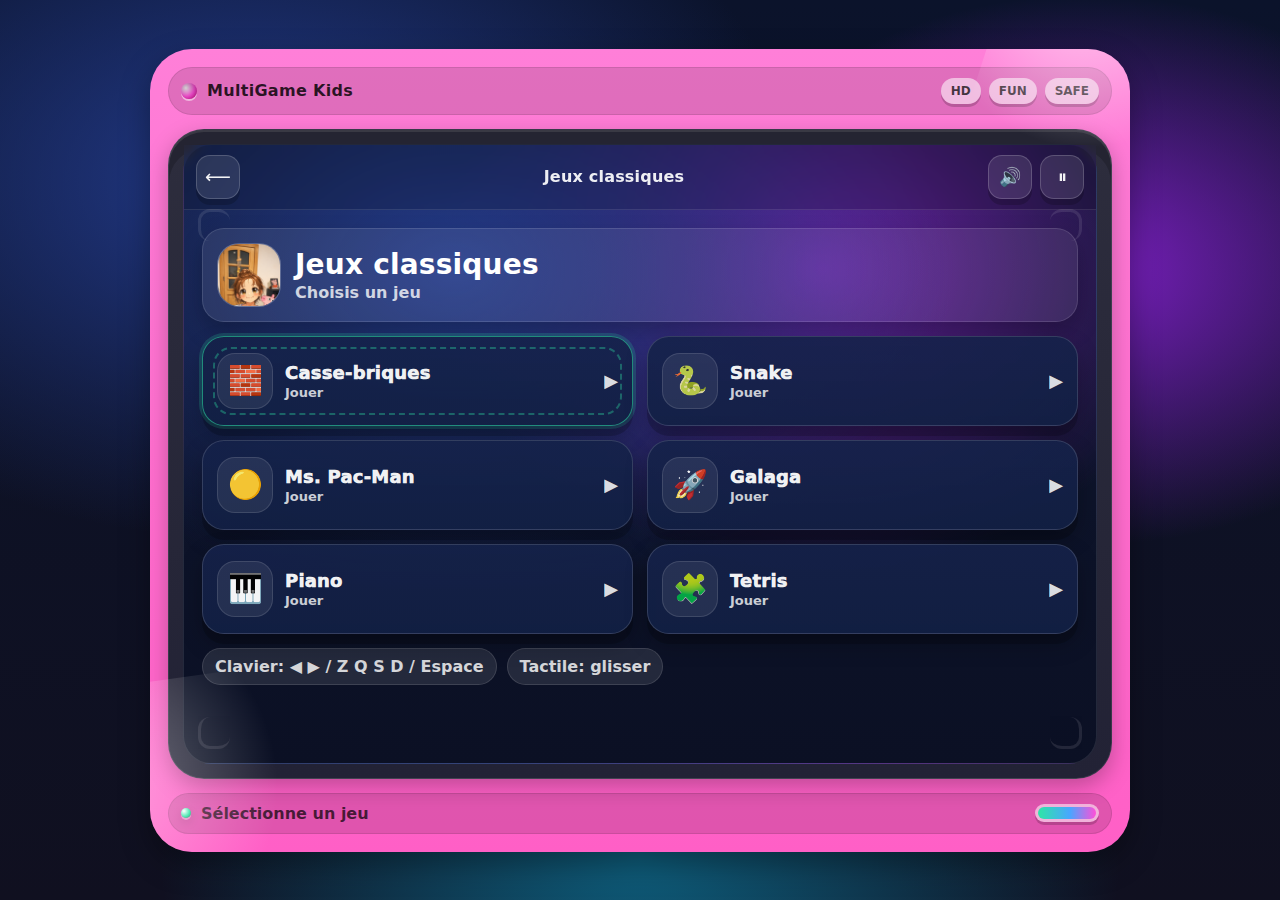
<file: index.html>
<!doctype html>
<html lang="fr">
<head>
  <meta charset="utf-8" />
  <meta name="viewport" content="width=device-width, initial-scale=1, viewport-fit=cover" />
  <meta name="theme-color" content="#1a1a2e" />
  <title>MultiGame Kids — Jeux classiques</title>
  <link rel="stylesheet" href="./styles.css" />
</head>

<body>
  <!-- Toy camera shell -->
  <div class="camera" id="camera">
    <header class="cameraTop" aria-label="Barre supérieure">
      <div class="brand">
        <span class="brandDot" aria-hidden="true"></span>
        <span class="brandText">MultiGame Kids</span>
      </div>

      <div class="topIcons" aria-hidden="true">
        <span class="pill">HD</span>
        <span class="pill">FUN</span>
        <span class="pill">SAFE</span>
      </div>
    </header>

    <!-- Screen bezel -->
    <main class="screenBezel" aria-label="Écran">
      <div class="screen" id="screen">
        <!-- Screen chrome -->
        <div class="screenBar">
          <button class="iconBtn" id="btnBack" type="button" aria-label="Retour au menu">
            ⟵
          </button>

          <div class="screenTitle" id="screenTitle">Jeux classiques</div>

          <div class="screenBarRight">
            <button class="iconBtn" id="btnSound" type="button" aria-label="Son">
              🔊
            </button>
            <button class="iconBtn" id="btnPause" type="button" aria-label="Pause">
              ⏸
            </button>
          </div>
        </div>

        <!-- Menu Screen -->
        <section class="panel panelMenu" id="menuPanel" aria-label="Menu principal">
          <div class="menuHero">
            <div class="bigBadge bigBadgePhoto">
              <img class="heroAvatar" src="./elissa.png" alt="Elissa" />
            </div>
            <div>
              <h1 class="h1">Jeux classiques</h1>
              <p class="sub">Choisis un jeu</p>
            </div>
          </div>

          <div class="menuGrid" role="menu" aria-label="Liste des jeux">
            <button class="menuCard isActive" id="btnGameBrick" type="button" role="menuitem">
              <div class="cardIcon" aria-hidden="true">🧱</div>
              <div class="cardText">
                <div class="cardTitle">Casse-briques</div>
                <div class="cardDesc">Jouer</div>
              </div>
              <div class="cardChevron" aria-hidden="true">▶</div>
            </button>

            <button class="menuCard" id="btnGameSnake" type="button" role="menuitem">
              <div class="cardIcon" aria-hidden="true">🐍</div>
              <div class="cardText">
                <div class="cardTitle">Snake</div>
                <div class="cardDesc">Jouer</div>
              </div>
              <div class="cardChevron" aria-hidden="true">▶</div>
            </button>

            <button class="menuCard" id="btnGamePacman" type="button" role="menuitem">
              <div class="cardIcon" aria-hidden="true">🟡</div>
              <div class="cardText">
                <div class="cardTitle">Ms. Pac‑Man</div>
                <div class="cardDesc">Jouer</div>
              </div>
              <div class="cardChevron" aria-hidden="true">▶</div>
            </button>

            <button class="menuCard" id="btnGameGalaga" type="button" role="menuitem">
              <div class="cardIcon" aria-hidden="true">🚀</div>
              <div class="cardText">
                <div class="cardTitle">Galaga</div>
                <div class="cardDesc">Jouer</div>
              </div>
              <div class="cardChevron" aria-hidden="true">▶</div>
            </button>

            <button class="menuCard" id="btnGamePiano" type="button" role="menuitem">
              <div class="cardIcon" aria-hidden="true">🎹</div>
              <div class="cardText">
                <div class="cardTitle">Piano</div>
                <div class="cardDesc">Jouer</div>
              </div>
              <div class="cardChevron" aria-hidden="true">▶</div>
            </button>

            <button class="menuCard" id="btnGameTetris" type="button" role="menuitem">
              <div class="cardIcon" aria-hidden="true">🧩</div>
              <div class="cardText">
                <div class="cardTitle">Tetris</div>
                <div class="cardDesc">Jouer</div>
              </div>
              <div class="cardChevron" aria-hidden="true">▶</div>
            </button>
          </div>

          <div class="menuFooter">
            <div class="hintPill">Clavier: ◀ ▶ / Z Q S D / Espace</div>
            <div class="hintPill">Tactile: glisser</div>
          </div>
        </section>

        <!-- Game Screen -->
        <section class="panel panelGame isHidden" id="gamePanel" aria-label="Jeu">
          <div class="hud" aria-label="Infos">
            <div class="hudItem"><span class="hudLabel">Niveau</span> <span id="hudLevel" class="hudValue">1</span></div>
            <div class="hudItem"><span class="hudLabel">Vies</span> <span id="hudLives" class="hudValue">3</span></div>
            <div class="hudItem"><span class="hudLabel">Score</span> <span id="hudScore" class="hudValue">0</span></div>
            <div class="hudItem"><span class="hudLabel">Combo</span> <span id="hudCombo" class="hudValue">x1</span></div>
          </div>

          <div class="canvasWrap">
            <canvas id="gameCanvas" width="900" height="540" aria-label="Zone de jeu"></canvas>
          </div>

          <div class="mobileControls" aria-label="Contrôles">
            <button class="bigBtn" id="btnLeft" type="button">◀</button>
            <button class="bigBtn" id="btnLaunch" type="button">GO</button>
            <button class="bigBtn" id="btnRight" type="button">▶</button>
          </div>
        </section>

        <!-- Overlay: Pause / End / Tips -->
        <div class="overlay isHidden" id="overlay" role="dialog" aria-modal="true" aria-label="Fenêtre">
          <div class="overlayCard">
            <div class="overlayTitle" id="overlayTitle">Pause</div>
            <div class="overlayText" id="overlayText">Appuie sur ▶ pour continuer</div>

            <div class="overlayButtons">
              <button class="ctaBtn" id="btnOverlayPrimary" type="button">Continuer</button>
              <button class="ghostBtn" id="btnOverlaySecondary" type="button">Menu</button>
            </div>

            <div class="overlayTiny" id="overlayTiny">Espace = lancer / Entrée = OK</div>
          </div>
        </div>

        <!-- Decorative screen corners -->
        <div class="screenCorners" aria-hidden="true">
          <span class="corner tl"></span>
          <span class="corner tr"></span>
          <span class="corner bl"></span>
          <span class="corner br"></span>
        </div>
      </div>
    </main>

    <footer class="cameraBottom" aria-label="Barre inférieure">
      <div class="bottomHint">
        <span class="dot" aria-hidden="true"></span>
        <span id="bottomText">Sélectionne un jeu</span>
      </div>
      <div class="bottomBattery" aria-hidden="true">
        <span class="battery"></span>
      </div>
    </footer>
  </div>

  <script src="./js/audio.js"></script>
  <script src="./js/brickbreaker.js"></script>
  <script src="./js/snake.js"></script>
  <script src="./js/pacman.js"></script>
  <script src="./js/galaga.js"></script>
  <script src="./js/piano.js"></script>
  <script src="./js/tetris.js"></script>
  <script src="./js/app.js"></script>
</body>
</html>
</file>
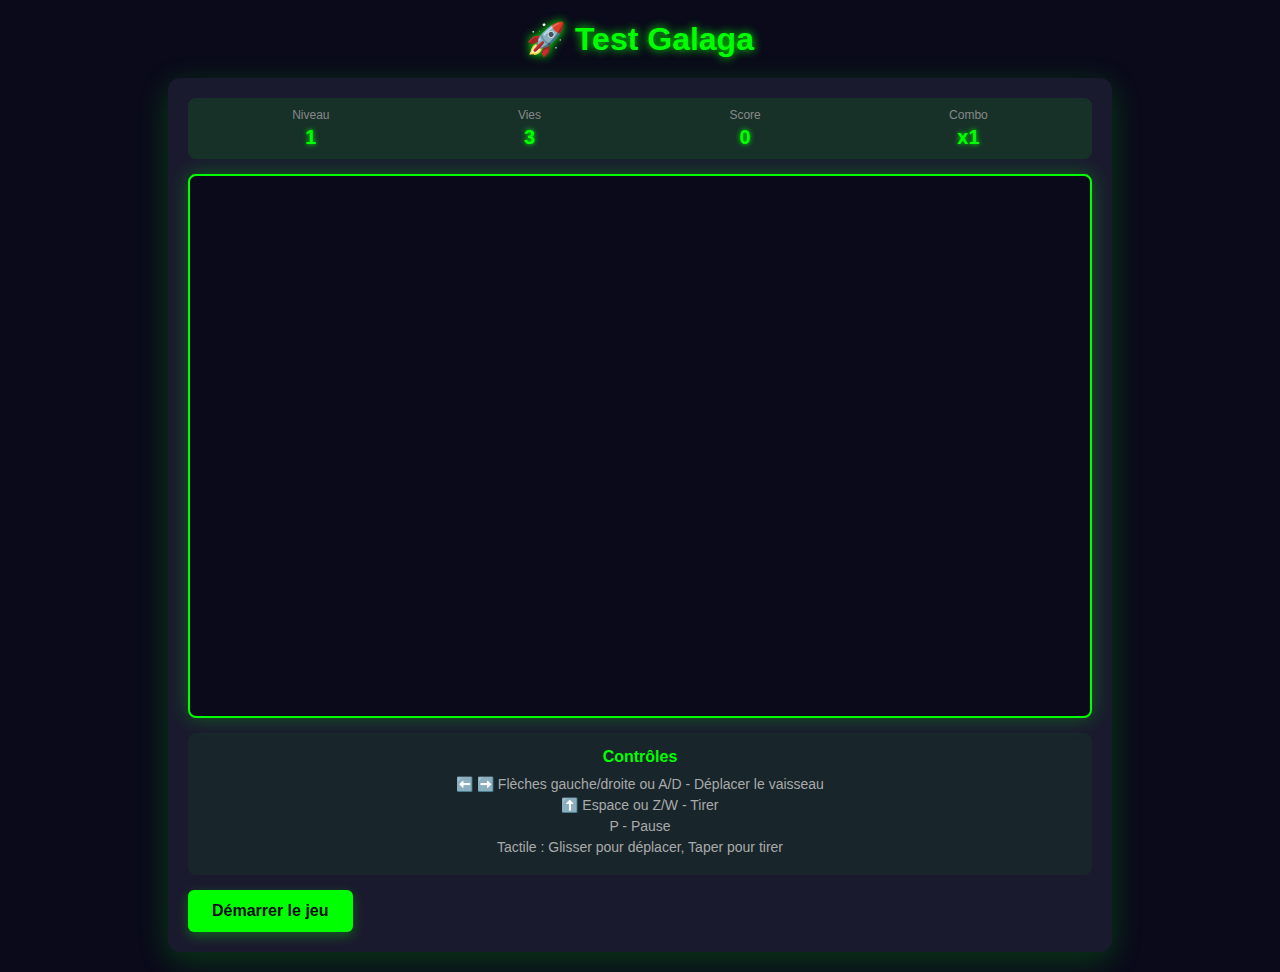
<file: test-galaga.html>
<!doctype html>
<html lang="fr">
<head>
  <meta charset="utf-8" />
  <meta name="viewport" content="width=device-width, initial-scale=1" />
  <title>Test Galaga</title>
  <style>
    * {
      margin: 0;
      padding: 0;
      box-sizing: border-box;
    }

    body {
      background: #0a0a1a;
      color: #fff;
      font-family: -apple-system, BlinkMacSystemFont, "Segoe UI", Roboto, sans-serif;
      display: flex;
      flex-direction: column;
      align-items: center;
      justify-content: center;
      min-height: 100vh;
      padding: 20px;
    }

    h1 {
      margin-bottom: 20px;
      color: #00ff00;
      text-shadow: 0 0 10px #00ff00;
    }

    .container {
      background: #1a1a2e;
      border-radius: 12px;
      padding: 20px;
      box-shadow: 0 8px 32px rgba(0, 255, 0, 0.2);
    }

    canvas {
      display: block;
      border: 2px solid #00ff00;
      border-radius: 8px;
      background: #0a0a1a;
      box-shadow: 0 0 20px rgba(0, 255, 0, 0.3);
    }

    .hud {
      display: flex;
      justify-content: space-around;
      margin-bottom: 15px;
      padding: 10px;
      background: rgba(0, 255, 0, 0.1);
      border-radius: 8px;
    }

    .hudItem {
      text-align: center;
    }

    .hudLabel {
      display: block;
      font-size: 12px;
      color: #888;
      margin-bottom: 4px;
    }

    .hudValue {
      display: block;
      font-size: 20px;
      font-weight: bold;
      color: #00ff00;
      text-shadow: 0 0 5px #00ff00;
    }

    .controls {
      margin-top: 15px;
      padding: 15px;
      background: rgba(0, 255, 0, 0.05);
      border-radius: 8px;
      text-align: center;
    }

    .controls h3 {
      margin-bottom: 10px;
      color: #00ff00;
      font-size: 16px;
    }

    .controls p {
      margin: 5px 0;
      color: #aaa;
      font-size: 14px;
    }

    .btn {
      margin-top: 15px;
      padding: 12px 24px;
      background: #00ff00;
      color: #0a0a1a;
      border: none;
      border-radius: 6px;
      font-size: 16px;
      font-weight: bold;
      cursor: pointer;
      transition: all 0.2s;
      box-shadow: 0 4px 12px rgba(0, 255, 0, 0.3);
    }

    .btn:hover {
      background: #00cc00;
      transform: translateY(-2px);
      box-shadow: 0 6px 16px rgba(0, 255, 0, 0.4);
    }

    .btn:active {
      transform: translateY(0);
    }

    .overlay {
      position: fixed;
      top: 0;
      left: 0;
      right: 0;
      bottom: 0;
      background: rgba(0, 0, 0, 0.8);
      display: none;
      align-items: center;
      justify-content: center;
      z-index: 1000;
    }

    .overlay.active {
      display: flex;
    }

    .overlayCard {
      background: #1a1a2e;
      padding: 30px;
      border-radius: 12px;
      text-align: center;
      border: 2px solid #00ff00;
      box-shadow: 0 0 30px rgba(0, 255, 0, 0.5);
      max-width: 400px;
    }

    .overlayTitle {
      font-size: 28px;
      margin-bottom: 15px;
      color: #00ff00;
      text-shadow: 0 0 10px #00ff00;
    }

    .overlayText {
      font-size: 18px;
      margin-bottom: 10px;
      color: #fff;
    }

    .overlayTiny {
      font-size: 14px;
      color: #888;
      margin-bottom: 20px;
    }

    .overlayButtons {
      display: flex;
      gap: 10px;
      justify-content: center;
    }

    .overlayButtons button {
      padding: 10px 20px;
      border: none;
      border-radius: 6px;
      font-size: 16px;
      font-weight: bold;
      cursor: pointer;
      transition: all 0.2s;
    }

    .overlayButtons button:first-child {
      background: #00ff00;
      color: #0a0a1a;
    }

    .overlayButtons button:last-child {
      background: transparent;
      color: #00ff00;
      border: 2px solid #00ff00;
    }

    .overlayButtons button:hover {
      transform: translateY(-2px);
    }
  </style>
</head>
<body>
  <h1>🚀 Test Galaga</h1>

  <div class="container">
    <div class="hud">
      <div class="hudItem">
        <span class="hudLabel">Niveau</span>
        <span id="hudLevel" class="hudValue">1</span>
      </div>
      <div class="hudItem">
        <span class="hudLabel">Vies</span>
        <span id="hudLives" class="hudValue">3</span>
      </div>
      <div class="hudItem">
        <span class="hudLabel">Score</span>
        <span id="hudScore" class="hudValue">0</span>
      </div>
      <div class="hudItem">
        <span class="hudLabel">Combo</span>
        <span id="hudCombo" class="hudValue">x1</span>
      </div>
    </div>

    <canvas id="gameCanvas" width="900" height="540"></canvas>

    <div class="controls">
      <h3>Contrôles</h3>
      <p>⬅️ ➡️ Flèches gauche/droite ou A/D - Déplacer le vaisseau</p>
      <p>⬆️ Espace ou Z/W - Tirer</p>
      <p>P - Pause</p>
      <p>Tactile : Glisser pour déplacer, Taper pour tirer</p>
    </div>

    <button class="btn" id="btnStart">Démarrer le jeu</button>
  </div>

  <div class="overlay" id="overlay">
    <div class="overlayCard">
      <div class="overlayTitle" id="overlayTitle">Prêt ?</div>
      <div class="overlayText" id="overlayText">Détruis tous les aliens !</div>
      <div class="overlayTiny" id="overlayTiny">Espace = tirer — P = pause</div>
      <div class="overlayButtons">
        <button id="btnOverlayPrimary">GO !</button>
        <button id="btnOverlaySecondary">Annuler</button>
      </div>
    </div>
  </div>

  <script src="./js/audio.js"></script>
  <script src="./js/galaga.js"></script>
  <script>
    const canvas = document.getElementById("gameCanvas");
    const overlay = document.getElementById("overlay");
    const btnStart = document.getElementById("btnStart");

    const hud = {
      level: document.getElementById("hudLevel"),
      lives: document.getElementById("hudLives"),
      score: document.getElementById("hudScore"),
      combo: document.getElementById("hudCombo"),
    };

    const overlayEls = {
      title: document.getElementById("overlayTitle"),
      text: document.getElementById("overlayText"),
      tiny: document.getElementById("overlayTiny"),
      primary: document.getElementById("btnOverlayPrimary"),
      secondary: document.getElementById("btnOverlaySecondary"),
    };

    let overlayHandlers = { primary: null, secondary: null };

    function showOverlay({ title, text, tiny, primaryText, secondaryText, onPrimary, onSecondary }) {
      overlayEls.title.textContent = title || "";
      overlayEls.text.textContent = text || "";
      overlayEls.tiny.textContent = tiny || "";
      overlayEls.primary.textContent = primaryText || "OK";
      overlayEls.secondary.textContent = secondaryText || "Annuler";
      overlayHandlers.primary = onPrimary || null;
      overlayHandlers.secondary = onSecondary || null;
      overlay.classList.add("active");
    }

    function hideOverlay() {
      overlay.classList.remove("active");
      overlayHandlers.primary = null;
      overlayHandlers.secondary = null;
    }

    overlayEls.primary.addEventListener("click", () => {
      if (overlayHandlers.primary) overlayHandlers.primary();
    });

    overlayEls.secondary.addEventListener("click", () => {
      if (overlayHandlers.secondary) overlayHandlers.secondary();
    });

    // Initialize game
    const game = new GalagaGame({
      canvas,
      hud,
      onShowOverlay: showOverlay,
      onHideOverlay: hideOverlay,
      onBackToMenu: () => {
        hideOverlay();
        btnStart.style.display = "block";
      },
      isActive: () => true,
    });

    game.start();

    btnStart.addEventListener("click", async () => {
      btnStart.style.display = "none";

      // Unlock audio
      if (window.AudioKit) await window.AudioKit.unlock();
      if (window.MusicKit) await window.MusicKit.play("procedural:galaga");

      game.resetGame();
      showOverlay({
        title: "Prêt ?",
        text: "Détruis tous les aliens !",
        tiny: "Flèches / ZQSD — Espace = tirer — P = pause",
        primaryText: "GO !",
        secondaryText: "Annuler",
        onPrimary: () => {
          hideOverlay();
          game.launch();
        },
        onSecondary: () => {
          hideOverlay();
          btnStart.style.display = "block";
          if (window.MusicKit) window.MusicKit.pause();
        },
      });
    });

    // Pause with P key
    window.addEventListener("keydown", (e) => {
      if (e.key.toLowerCase() === "p") {
        if (game.isPaused()) {
          hideOverlay();
          game.pause(false);
        } else {
          game.pause(true);
          showOverlay({
            title: "Pause",
            text: "On fait une pause 🙂",
            tiny: "Appuie sur Continuer",
            primaryText: "Continuer",
            secondaryText: "Quitter",
            onPrimary: () => {
              hideOverlay();
              game.pause(false);
            },
            onSecondary: () => {
              hideOverlay();
              btnStart.style.display = "block";
              if (window.MusicKit) window.MusicKit.pause();
            },
          });
        }
      }
    });
  </script>
</body>
</html>
</file>
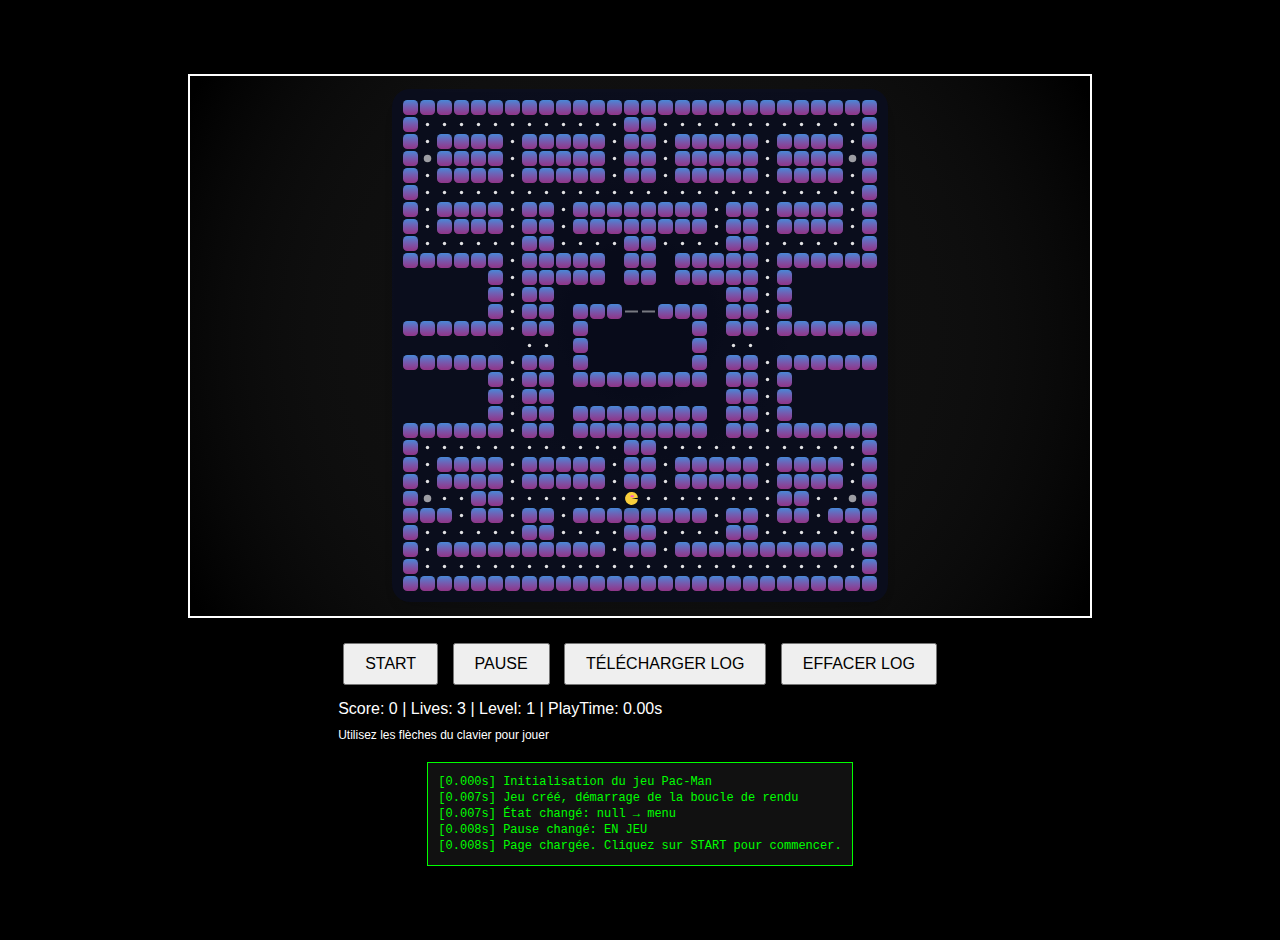
<file: test-pacman-debug.html>
<!DOCTYPE html>
<html lang="fr">
<head>
    <meta charset="UTF-8">
    <meta name="viewport" content="width=device-width, initial-scale=1.0">
    <title>Test Pac-Man - Debug</title>
    <style>
        body {
            margin: 0;
            padding: 20px;
            background: #000;
            display: flex;
            flex-direction: column;
            align-items: center;
            justify-content: center;
            min-height: 100vh;
            font-family: Arial, sans-serif;
        }
        canvas {
            border: 2px solid #fff;
            display: block;
        }
        .controls {
            margin-top: 20px;
            color: #fff;
        }
        button {
            padding: 10px 20px;
            font-size: 16px;
            margin: 5px;
            cursor: pointer;
        }
        #debugInfo {
            margin-top: 20px;
            color: #0f0;
            font-family: monospace;
            font-size: 12px;
            background: #111;
            padding: 10px;
            border: 1px solid #0f0;
            max-width: 900px;
            max-height: 200px;
            overflow-y: auto;
        }
        .log-entry {
            margin: 2px 0;
        }
        .log-error {
            color: #f00;
        }
        .log-warning {
            color: #ff0;
        }
    </style>
</head>
<body>
    <canvas id="gameCanvas" width="900" height="540"></canvas>
    <div class="controls">
        <button id="btnStart">START</button>
        <button id="btnPause">PAUSE</button>
        <button id="btnDownloadLog">TÉLÉCHARGER LOG</button>
        <button id="btnClearLog">EFFACER LOG</button>
        <div style="margin-top: 10px;">
            Score: <span id="score">0</span> | 
            Lives: <span id="lives">3</span> | 
            Level: <span id="level">1</span> |
            PlayTime: <span id="playTime">0.00</span>s
        </div>
        <div style="margin-top: 10px; font-size: 12px;">
            Utilisez les flèches du clavier pour jouer
        </div>
    </div>
    <div id="debugInfo"></div>

    <script src="js/pacman.js"></script>
    <script>
        const canvas = document.getElementById('gameCanvas');
        const btnStart = document.getElementById('btnStart');
        const btnPause = document.getElementById('btnPause');
        const btnDownloadLog = document.getElementById('btnDownloadLog');
        const btnClearLog = document.getElementById('btnClearLog');
        const debugInfo = document.getElementById('debugInfo');
        
        const hud = {
            score: document.getElementById('score'),
            lives: document.getElementById('lives'),
            level: document.getElementById('level'),
            combo: null
        };

        // Système de logging
        const logs = [];
        const maxDisplayLogs = 50;
        let logStartTime = Date.now();

        function addLog(message, type = 'info') {
            const timestamp = ((Date.now() - logStartTime) / 1000).toFixed(3);
            const logEntry = `[${timestamp}s] ${message}`;
            logs.push(logEntry);
            
            // Afficher dans le div (limité aux derniers logs)
            const displayLogs = logs.slice(-maxDisplayLogs);
            debugInfo.innerHTML = displayLogs.map(log => {
                let className = 'log-entry';
                if (log.includes('ERROR') || log.includes('died')) className += ' log-error';
                if (log.includes('WARNING') || log.includes('paused')) className += ' log-warning';
                return `<div class="${className}">${log}</div>`;
            }).join('');
            debugInfo.scrollTop = debugInfo.scrollHeight;
        }

        function downloadLog() {
            const logText = logs.join('\n');
            const blob = new Blob([logText], { type: 'text/plain' });
            const url = URL.createObjectURL(blob);
            const a = document.createElement('a');
            a.href = url;
            a.download = `pacman-debug-${Date.now()}.txt`;
            a.click();
            URL.revokeObjectURL(url);
            addLog('Log téléchargé');
        }

        function clearLog() {
            logs.length = 0;
            debugInfo.innerHTML = '';
            logStartTime = Date.now();
            addLog('Log effacé - nouveau départ');
        }

        btnDownloadLog.addEventListener('click', downloadLog);
        btnClearLog.addEventListener('click', clearLog);

        // Wrapper pour capturer l'état du jeu
        let lastState = null;
        let lastPaused = null;
        let lastPlayTime = 0;
        let updateCount = 0;
        let renderCount = 0;
        let frameCount = 0;
        let lastFpsTime = Date.now();
        let currentFps = 0;

        function monitorGame() {
            if (!pacmanGame) return;

            frameCount++;
            const now = Date.now();
            if (now - lastFpsTime >= 1000) {
                currentFps = frameCount;
                frameCount = 0;
                lastFpsTime = now;
            }

            const state = pacmanGame.state;
            const paused = pacmanGame.paused;
            const playTime = pacmanGame.playTime || 0;

            // Mettre à jour l'affichage du playTime
            document.getElementById('playTime').textContent = playTime.toFixed(2);

            // Détecter les changements d'état
            if (state !== lastState) {
                addLog(`État changé: ${lastState} → ${state}`);
                lastState = state;
            }

            if (paused !== lastPaused) {
                addLog(`Pause changé: ${paused ? 'EN PAUSE' : 'EN JEU'}`, paused ? 'warning' : 'info');
                lastPaused = paused;
            }

            // Log périodique (toutes les 2 secondes)
            if (Math.floor(playTime / 2) > Math.floor(lastPlayTime / 2)) {
                const pac = pacmanGame.pac;
                const ghosts = pacmanGame.ghosts;
                const ghostStates = ghosts.map(g => `${g.name}:${g.state}`).join(', ');
                addLog(`PlayTime=${playTime.toFixed(2)}s | Pac pos=(${pac.x},${pac.y}) dir=${pac.dir.name} | Ghosts: ${ghostStates} | FPS=${currentFps}`);
            }

            lastPlayTime = playTime;

            requestAnimationFrame(monitorGame);
        }

        // Créer le jeu avec logging
        addLog('Initialisation du jeu Pac-Man');
        
        let pacmanGame = new window.PacmanGame({
            canvas: canvas,
            hud: hud,
            onShowOverlay: (opts) => {
                addLog(`Overlay affiché: "${opts.title}"`, 'warning');
            },
            onHideOverlay: () => {
                addLog('Overlay caché');
            },
            onBackToMenu: () => {
                addLog('Retour au menu');
            },
            isActive: () => {
                return true;  // Toujours actif pour le test
            }
        });

        addLog('Jeu créé, démarrage de la boucle de rendu');
        pacmanGame.start();
        
        // Démarrer le monitoring
        monitorGame();
        
        btnStart.addEventListener('click', () => {
            addLog('Bouton START cliqué');
            pacmanGame.resetGame();
            addLog('resetGame() appelé');
            pacmanGame.launch();
            addLog('launch() appelé');
            
            // Log l'état initial de Pac-Man
            const pac = pacmanGame.pac;
            addLog(`Pac-Man initial: pos=(${pac.x},${pac.y}), dir=${pac.dir.name}, want=${pac.want.name}`);
            
            // Log l'état des fantômes
            pacmanGame.ghosts.forEach(g => {
                addLog(`${g.name}: pos=(${g.x},${g.y}), state=${g.state}, releasePellets=${g.releasePellets}, releaseSeconds=${g.releaseSeconds}`);
            });
        });

        btnPause.addEventListener('click', () => {
            if (pacmanGame.isPaused()) {
                pacmanGame.pause(false);
                btnPause.textContent = 'PAUSE';
                addLog('Jeu repris');
            } else {
                pacmanGame.pause(true);
                btnPause.textContent = 'RESUME';
                addLog('Jeu mis en pause manuellement');
            }
        });

        addLog('Page chargée. Cliquez sur START pour commencer.');
    </script>
</body>
</html>
</file>
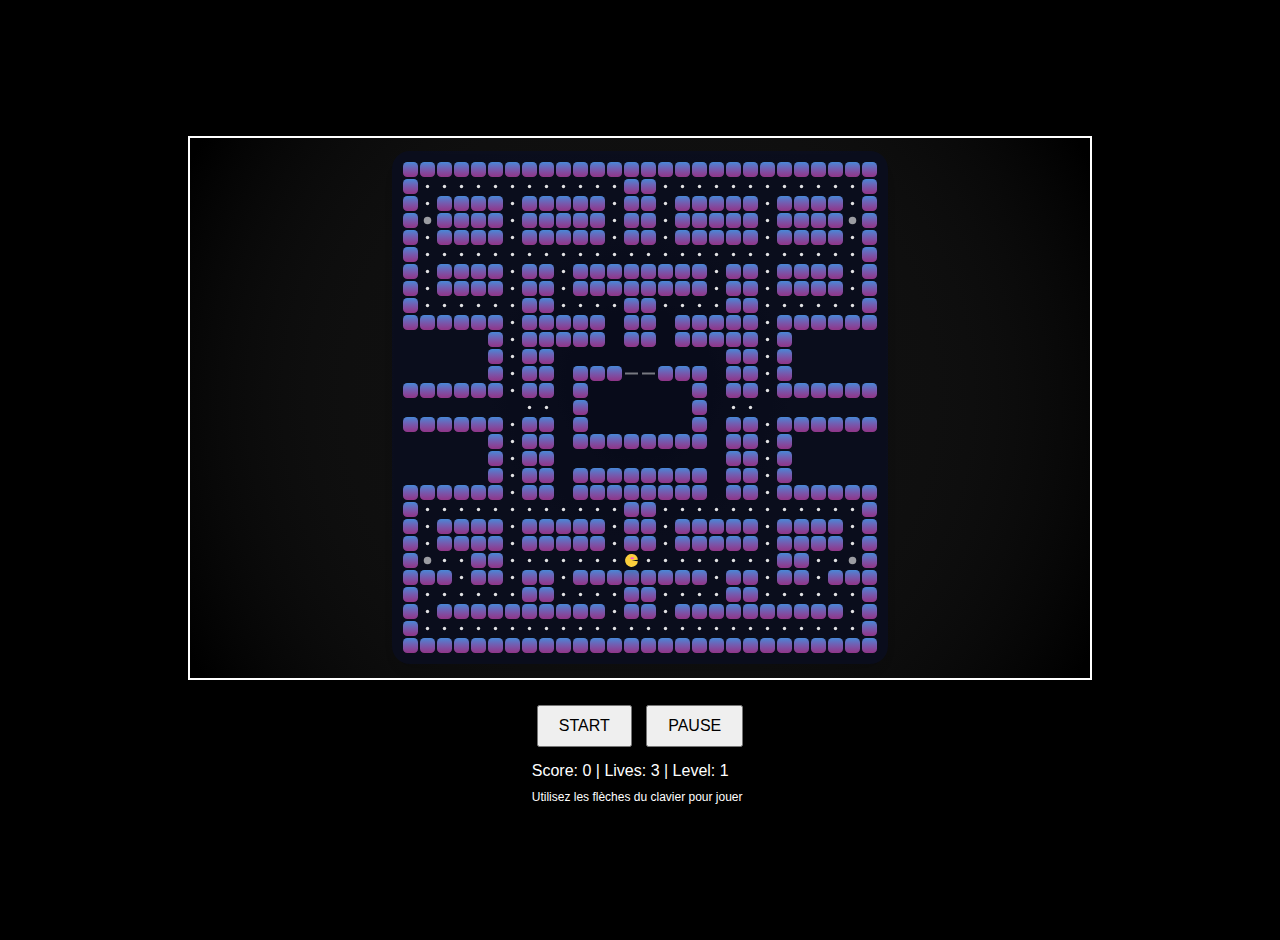
<file: test-pacman.html>
<!DOCTYPE html>
<html lang="fr">
<head>
    <meta charset="UTF-8">
    <meta name="viewport" content="width=device-width, initial-scale=1.0">
    <title>Test Pac-Man</title>
    <style>
        body {
            margin: 0;
            padding: 20px;
            background: #000;
            display: flex;
            flex-direction: column;
            align-items: center;
            justify-content: center;
            min-height: 100vh;
            font-family: Arial, sans-serif;
        }
        canvas {
            border: 2px solid #fff;
            display: block;
        }
        .controls {
            margin-top: 20px;
            color: #fff;
        }
        button {
            padding: 10px 20px;
            font-size: 16px;
            margin: 5px;
            cursor: pointer;
        }
    </style>
</head>
<body>
    <canvas id="gameCanvas" width="900" height="540"></canvas>
    <div class="controls">
        <button id="btnStart">START</button>
        <button id="btnPause">PAUSE</button>
        <div style="margin-top: 10px;">
            Score: <span id="score">0</span> | 
            Lives: <span id="lives">3</span> | 
            Level: <span id="level">1</span>
        </div>
        <div style="margin-top: 10px; font-size: 12px;">
            Utilisez les flèches du clavier pour jouer
        </div>
    </div>

    <script src="js/pacman.js"></script>
    <script>
        const canvas = document.getElementById('gameCanvas');
        const btnStart = document.getElementById('btnStart');
        const btnPause = document.getElementById('btnPause');
        
        const hud = {
            score: document.getElementById('score'),
            lives: document.getElementById('lives'),
            level: document.getElementById('level'),
            combo: null
        };

        let pacmanGame = new window.PacmanGame({
            canvas: canvas,
            hud: hud,
            onShowOverlay: (opts) => {
                console.log('Show overlay:', opts.title);
            },
            onHideOverlay: () => {
                console.log('Hide overlay');
            },
            onBackToMenu: () => {
                console.log('Back to menu');
            },
            isActive: () => true  // Toujours actif
        });

        pacmanGame.start();
        
        btnStart.addEventListener('click', () => {
            pacmanGame.resetGame();
            pacmanGame.launch();
            console.log('Game started');
        });

        btnPause.addEventListener('click', () => {
            if (pacmanGame.isPaused()) {
                pacmanGame.pause(false);
                btnPause.textContent = 'PAUSE';
            } else {
                pacmanGame.pause(true);
                btnPause.textContent = 'RESUME';
            }
        });

        console.log('Test Pac-Man loaded. Click START to begin.');
    </script>
</body>
</html>
</file>
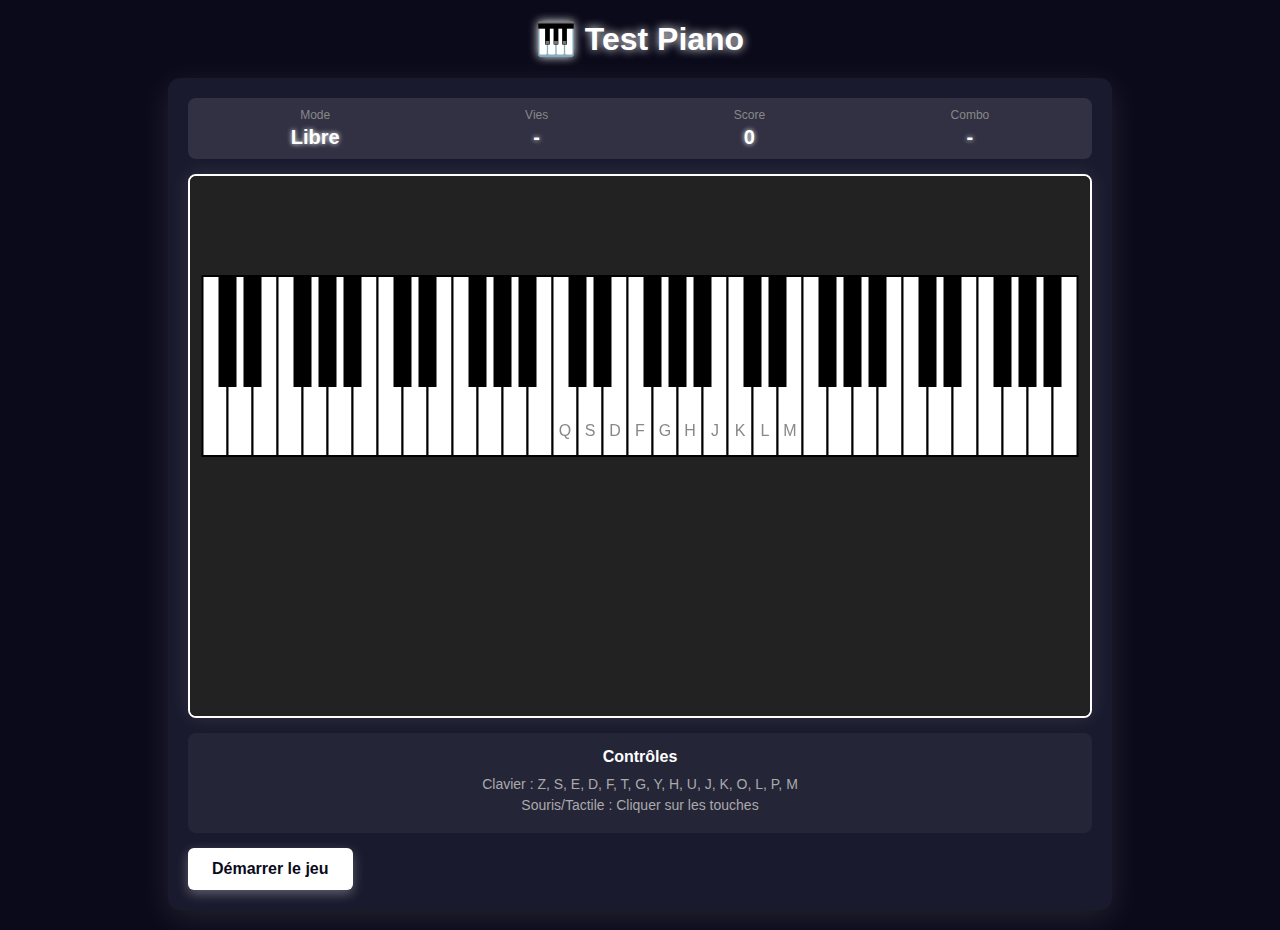
<file: test-piano.html>
<!doctype html>
<html lang="fr">
<head>
  <meta charset="utf-8" />
  <meta name="viewport" content="width=device-width, initial-scale=1" />
  <title>Test Piano</title>
  <style>
    * {
      margin: 0;
      padding: 0;
      box-sizing: border-box;
    }

    body {
      background: #0a0a1a;
      color: #fff;
      font-family: -apple-system, BlinkMacSystemFont, "Segoe UI", Roboto, sans-serif;
      display: flex;
      flex-direction: column;
      align-items: center;
      justify-content: center;
      min-height: 100vh;
      padding: 20px;
    }

    h1 {
      margin-bottom: 20px;
      color: #FFF;
      text-shadow: 0 0 10px #FFF;
    }

    .container {
      background: #1a1a2e;
      border-radius: 12px;
      padding: 20px;
      box-shadow: 0 8px 32px rgba(255, 255, 255, 0.1);
    }

    canvas {
      display: block;
      border: 2px solid #FFF;
      border-radius: 8px;
      background: #222;
      box-shadow: 0 0 20px rgba(255, 255, 255, 0.1);
    }

    .hud {
      display: flex;
      justify-content: space-around;
      margin-bottom: 15px;
      padding: 10px;
      background: rgba(255, 255, 255, 0.1);
      border-radius: 8px;
    }

    .hudItem {
      text-align: center;
    }

    .hudLabel {
      display: block;
      font-size: 12px;
      color: #888;
      margin-bottom: 4px;
    }

    .hudValue {
      display: block;
      font-size: 20px;
      font-weight: bold;
      color: #FFF;
      text-shadow: 0 0 5px #FFF;
    }

    .controls {
      margin-top: 15px;
      padding: 15px;
      background: rgba(255, 255, 255, 0.05);
      border-radius: 8px;
      text-align: center;
    }

    .controls h3 {
      margin-bottom: 10px;
      color: #FFF;
      font-size: 16px;
    }

    .controls p {
      margin: 5px 0;
      color: #aaa;
      font-size: 14px;
    }

    .btn {
      margin-top: 15px;
      padding: 12px 24px;
      background: #FFF;
      color: #0a0a1a;
      border: none;
      border-radius: 6px;
      font-size: 16px;
      font-weight: bold;
      cursor: pointer;
      transition: all 0.2s;
      box-shadow: 0 4px 12px rgba(255, 255, 255, 0.3);
    }

    .btn:hover {
      background: #DDD;
      transform: translateY(-2px);
      box-shadow: 0 6px 16px rgba(255, 255, 255, 0.4);
    }

    .btn:active {
      transform: translateY(0);
    }

    .overlay {
      position: fixed;
      top: 0;
      left: 0;
      right: 0;
      bottom: 0;
      background: rgba(0, 0, 0, 0.8);
      display: none;
      align-items: center;
      justify-content: center;
      z-index: 1000;
    }

    .overlay.active {
      display: flex;
    }

    .overlayCard {
      background: #1a1a2e;
      padding: 30px;
      border-radius: 12px;
      text-align: center;
      border: 2px solid #FFF;
      box-shadow: 0 0 30px rgba(255, 255, 255, 0.5);
      max-width: 400px;
    }

    .overlayTitle {
      font-size: 28px;
      margin-bottom: 15px;
      color: #FFF;
      text-shadow: 0 0 10px #FFF;
    }

    .overlayText {
      font-size: 18px;
      margin-bottom: 10px;
      color: #fff;
      white-space: pre-line;
    }

    .overlayTiny {
      font-size: 14px;
      color: #888;
      margin-bottom: 20px;
    }

    .overlayButtons {
      display: flex;
      gap: 10px;
      justify-content: center;
    }

    .overlayButtons button {
      padding: 10px 20px;
      border: none;
      border-radius: 6px;
      font-size: 16px;
      font-weight: bold;
      cursor: pointer;
      transition: all 0.2s;
    }

    .overlayButtons button:first-child {
      background: #FFF;
      color: #0a0a1a;
    }

    .overlayButtons button:last-child {
      background: transparent;
      color: #FFF;
      border: 2px solid #FFF;
    }

    .overlayButtons button:hover {
      transform: translateY(-2px);
    }
  </style>
</head>
<body>
  <h1>🎹 Test Piano</h1>

  <div class="container">
    <div class="hud">
      <div class="hudItem">
        <span class="hudLabel">Mode</span>
        <span id="hudLevel" class="hudValue">Libre</span>
      </div>
      <div class="hudItem">
        <span class="hudLabel">Vies</span>
        <span id="hudLives" class="hudValue">-</span>
      </div>
      <div class="hudItem">
        <span class="hudLabel">Score</span>
        <span id="hudScore" class="hudValue">0</span>
      </div>
      <div class="hudItem">
        <span class="hudLabel">Combo</span>
        <span id="hudCombo" class="hudValue">-</span>
      </div>
    </div>

    <canvas id="gameCanvas" width="900" height="540"></canvas>

    <div class="controls">
      <h3>Contrôles</h3>
      <p>Clavier : Z, S, E, D, F, T, G, Y, H, U, J, K, O, L, P, M</p>
      <p>Souris/Tactile : Cliquer sur les touches</p>
    </div>

    <button class="btn" id="btnStart">Démarrer le jeu</button>
  </div>

  <div class="overlay" id="overlay">
    <div class="overlayCard">
      <div class="overlayTitle" id="overlayTitle">Titre</div>
      <div class="overlayText" id="overlayText">Texte</div>
      <div class="overlayTiny" id="overlayTiny">Info</div>
      <div class="overlayButtons">
        <button id="btnOverlayPrimary">OK</button>
        <button id="btnOverlaySecondary">Annuler</button>
      </div>
    </div>
  </div>

  <script src="./js/piano.js"></script>
  <script>
    const canvas = document.getElementById("gameCanvas");
    const overlay = document.getElementById("overlay");
    const btnStart = document.getElementById("btnStart");

    const hud = {
      level: document.getElementById("hudLevel"),
      lives: document.getElementById("hudLives"),
      score: document.getElementById("hudScore"),
      combo: document.getElementById("hudCombo"),
    };

    const overlayEls = {
      title: document.getElementById("overlayTitle"),
      text: document.getElementById("overlayText"),
      tiny: document.getElementById("overlayTiny"),
      primary: document.getElementById("btnOverlayPrimary"),
      secondary: document.getElementById("btnOverlaySecondary"),
    };

    let overlayHandlers = { primary: null, secondary: null };

    function showOverlay({ title, text, tiny, primaryText, secondaryText, onPrimary, onSecondary }) {
      overlayEls.title.textContent = title || "";
      overlayEls.text.textContent = text || "";
      overlayEls.tiny.textContent = tiny || "";
      overlayEls.primary.textContent = primaryText || "OK";
      overlayEls.secondary.textContent = secondaryText || (secondaryText === null ? "" : "Annuler");
      
      // Hide secondary if null/empty
      overlayEls.secondary.style.display = secondaryText === null ? "none" : "block";

      overlayHandlers.primary = onPrimary || null;
      overlayHandlers.secondary = onSecondary || null;
      overlay.classList.add("active");
    }

    function hideOverlay() {
      overlay.classList.remove("active");
      overlayHandlers.primary = null;
      overlayHandlers.secondary = null;
    }

    overlayEls.primary.addEventListener("click", () => {
      if (overlayHandlers.primary) overlayHandlers.primary();
    });

    overlayEls.secondary.addEventListener("click", () => {
      if (overlayHandlers.secondary) overlayHandlers.secondary();
    });

    // Initialize game
    const game = new PianoGame({
      canvas,
      hud,
      onShowOverlay: showOverlay,
      onHideOverlay: hideOverlay,
      onBackToMenu: () => {
        hideOverlay();
        btnStart.style.display = "block";
      },
      isActive: () => true,
    });

    game.start();

    btnStart.addEventListener("click", async () => {
      btnStart.style.display = "none";
      
      // Unlock AudioContext on user gesture
      const Ctx = window.AudioContext || window.webkitAudioContext;
      if(Ctx) {
        const ctx = new Ctx();
        await ctx.resume();
      }

      game.resetGame();
    });
  </script>
</body>
</html>
</file>
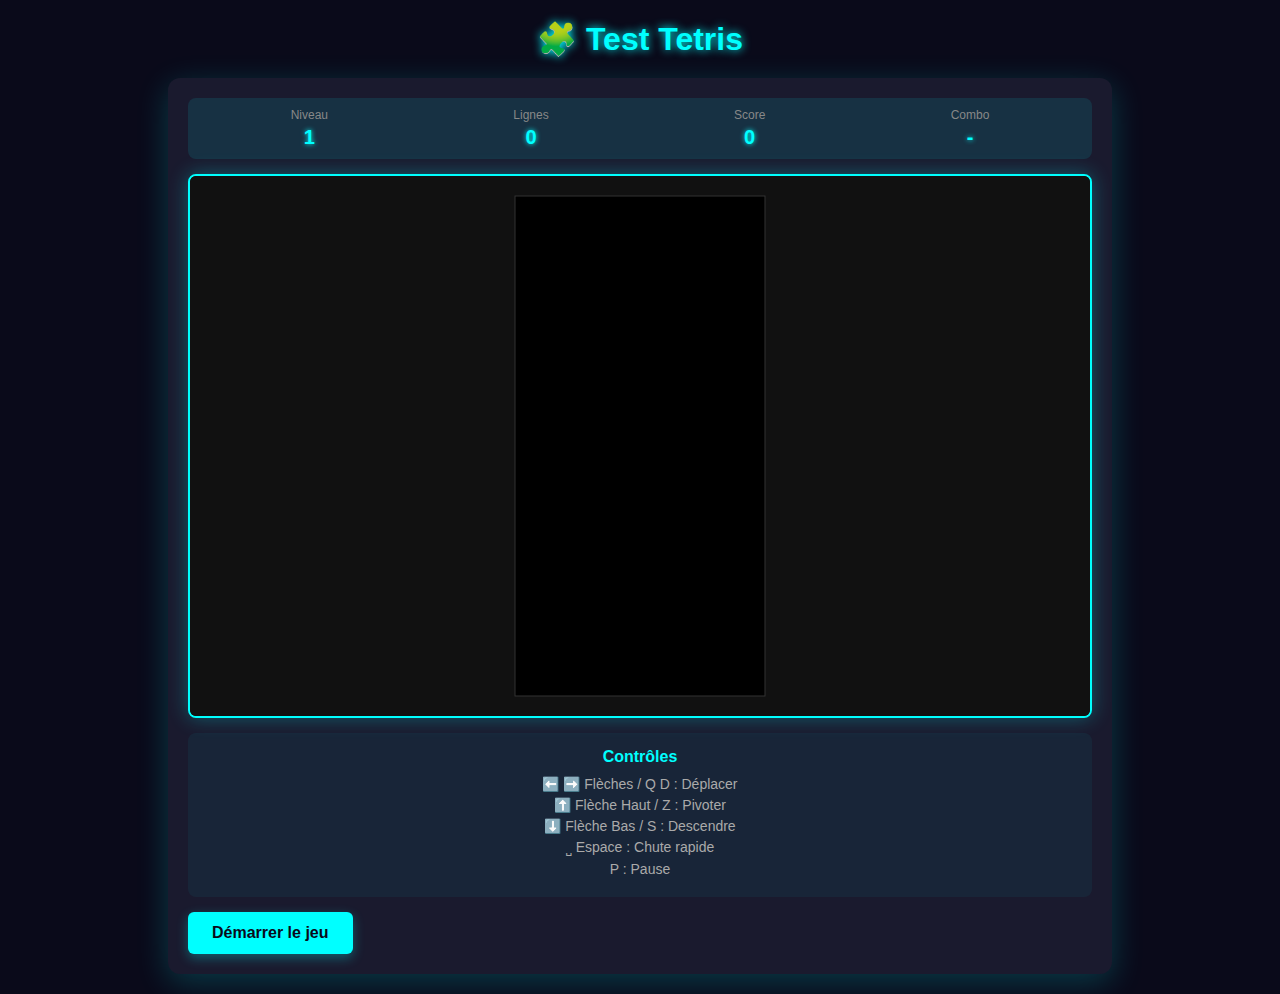
<file: test-tetris.html>
<!doctype html>
<html lang="fr">
<head>
  <meta charset="utf-8" />
  <meta name="viewport" content="width=device-width, initial-scale=1" />
  <title>Test Tetris</title>
  <style>
    * {
      margin: 0;
      padding: 0;
      box-sizing: border-box;
    }

    body {
      background: #0a0a1a;
      color: #fff;
      font-family: -apple-system, BlinkMacSystemFont, "Segoe UI", Roboto, sans-serif;
      display: flex;
      flex-direction: column;
      align-items: center;
      justify-content: center;
      min-height: 100vh;
      padding: 20px;
    }

    h1 {
      margin-bottom: 20px;
      color: #00FFFF;
      text-shadow: 0 0 10px #00FFFF;
    }

    .container {
      background: #1a1a2e;
      border-radius: 12px;
      padding: 20px;
      box-shadow: 0 8px 32px rgba(0, 255, 255, 0.2);
    }

    canvas {
      display: block;
      border: 2px solid #00FFFF;
      border-radius: 8px;
      background: #111;
      box-shadow: 0 0 20px rgba(0, 255, 255, 0.3);
    }

    .hud {
      display: flex;
      justify-content: space-around;
      margin-bottom: 15px;
      padding: 10px;
      background: rgba(0, 255, 255, 0.1);
      border-radius: 8px;
    }

    .hudItem {
      text-align: center;
    }

    .hudLabel {
      display: block;
      font-size: 12px;
      color: #888;
      margin-bottom: 4px;
    }

    .hudValue {
      display: block;
      font-size: 20px;
      font-weight: bold;
      color: #00FFFF;
      text-shadow: 0 0 5px #00FFFF;
    }

    .controls {
      margin-top: 15px;
      padding: 15px;
      background: rgba(0, 255, 255, 0.05);
      border-radius: 8px;
      text-align: center;
    }

    .controls h3 {
      margin-bottom: 10px;
      color: #00FFFF;
      font-size: 16px;
    }

    .controls p {
      margin: 5px 0;
      color: #aaa;
      font-size: 14px;
    }

    .btn {
      margin-top: 15px;
      padding: 12px 24px;
      background: #00FFFF;
      color: #0a0a1a;
      border: none;
      border-radius: 6px;
      font-size: 16px;
      font-weight: bold;
      cursor: pointer;
      transition: all 0.2s;
      box-shadow: 0 4px 12px rgba(0, 255, 255, 0.3);
    }

    .btn:hover {
      background: #00cccc;
      transform: translateY(-2px);
      box-shadow: 0 6px 16px rgba(0, 255, 255, 0.4);
    }

    .btn:active {
      transform: translateY(0);
    }

    .overlay {
      position: fixed;
      top: 0;
      left: 0;
      right: 0;
      bottom: 0;
      background: rgba(0, 0, 0, 0.8);
      display: none;
      align-items: center;
      justify-content: center;
      z-index: 1000;
    }

    .overlay.active {
      display: flex;
    }

    .overlayCard {
      background: #1a1a2e;
      padding: 30px;
      border-radius: 12px;
      text-align: center;
      border: 2px solid #00FFFF;
      box-shadow: 0 0 30px rgba(0, 255, 255, 0.5);
      max-width: 400px;
    }

    .overlayTitle {
      font-size: 28px;
      margin-bottom: 15px;
      color: #00FFFF;
      text-shadow: 0 0 10px #00FFFF;
    }

    .overlayText {
      font-size: 18px;
      margin-bottom: 10px;
      color: #fff;
    }

    .overlayTiny {
      font-size: 14px;
      color: #888;
      margin-bottom: 20px;
    }

    .overlayButtons {
      display: flex;
      gap: 10px;
      justify-content: center;
    }

    .overlayButtons button {
      padding: 10px 20px;
      border: none;
      border-radius: 6px;
      font-size: 16px;
      font-weight: bold;
      cursor: pointer;
      transition: all 0.2s;
    }

    .overlayButtons button:first-child {
      background: #00FFFF;
      color: #0a0a1a;
    }

    .overlayButtons button:last-child {
      background: transparent;
      color: #00FFFF;
      border: 2px solid #00FFFF;
    }

    .overlayButtons button:hover {
      transform: translateY(-2px);
    }
  </style>
</head>
<body>
  <h1>🧩 Test Tetris</h1>

  <div class="container">
    <div class="hud">
      <div class="hudItem">
        <span class="hudLabel">Niveau</span>
        <span id="hudLevel" class="hudValue">1</span>
      </div>
      <div class="hudItem">
        <span class="hudLabel">Lignes</span>
        <span id="hudLives" class="hudValue">0</span>
      </div>
      <div class="hudItem">
        <span class="hudLabel">Score</span>
        <span id="hudScore" class="hudValue">0</span>
      </div>
      <div class="hudItem">
        <span class="hudLabel">Combo</span>
        <span id="hudCombo" class="hudValue">-</span>
      </div>
    </div>

    <canvas id="gameCanvas" width="900" height="540"></canvas>

    <div class="controls">
      <h3>Contrôles</h3>
      <p>⬅️ ➡️ Flèches / Q D : Déplacer</p>
      <p>⬆️ Flèche Haut / Z : Pivoter</p>
      <p>⬇️ Flèche Bas / S : Descendre</p>
      <p>⎵ Espace : Chute rapide</p>
      <p>P : Pause</p>
    </div>

    <button class="btn" id="btnStart">Démarrer le jeu</button>
  </div>

  <div class="overlay" id="overlay">
    <div class="overlayCard">
      <div class="overlayTitle" id="overlayTitle">Prêt ?</div>
      <div class="overlayText" id="overlayText">Complète les lignes !</div>
      <div class="overlayTiny" id="overlayTiny">Espace = chute — P = pause</div>
      <div class="overlayButtons">
        <button id="btnOverlayPrimary">GO !</button>
        <button id="btnOverlaySecondary">Annuler</button>
      </div>
    </div>
  </div>

  <script src="./js/tetris.js"></script>
  <script>
    const canvas = document.getElementById("gameCanvas");
    const overlay = document.getElementById("overlay");
    const btnStart = document.getElementById("btnStart");

    const hud = {
      level: document.getElementById("hudLevel"),
      lives: document.getElementById("hudLives"),
      score: document.getElementById("hudScore"),
      combo: document.getElementById("hudCombo"),
    };

    const overlayEls = {
      title: document.getElementById("overlayTitle"),
      text: document.getElementById("overlayText"),
      tiny: document.getElementById("overlayTiny"),
      primary: document.getElementById("btnOverlayPrimary"),
      secondary: document.getElementById("btnOverlaySecondary"),
    };

    let overlayHandlers = { primary: null, secondary: null };

    function showOverlay({ title, text, tiny, primaryText, secondaryText, onPrimary, onSecondary }) {
      overlayEls.title.textContent = title || "";
      overlayEls.text.textContent = text || "";
      overlayEls.tiny.textContent = tiny || "";
      overlayEls.primary.textContent = primaryText || "OK";
      overlayEls.secondary.textContent = secondaryText || "Annuler";
      overlayHandlers.primary = onPrimary || null;
      overlayHandlers.secondary = onSecondary || null;
      overlay.classList.add("active");
    }

    function hideOverlay() {
      overlay.classList.remove("active");
      overlayHandlers.primary = null;
      overlayHandlers.secondary = null;
    }

    overlayEls.primary.addEventListener("click", () => {
      if (overlayHandlers.primary) overlayHandlers.primary();
    });

    overlayEls.secondary.addEventListener("click", () => {
      if (overlayHandlers.secondary) overlayHandlers.secondary();
    });

    // Initialize game
    const game = new TetrisGame({
      canvas,
      hud,
      onShowOverlay: showOverlay,
      onHideOverlay: hideOverlay,
      onBackToMenu: () => {
        hideOverlay();
        btnStart.style.display = "block";
      },
      isActive: () => true,
    });

    game.start();

    btnStart.addEventListener("click", () => {
      btnStart.style.display = "none";
      game.resetGame();
      showOverlay({
        title: "Prêt ?",
        text: "Complète les lignes !",
        tiny: "Flèches / ZQSD — Espace = chute",
        primaryText: "GO !",
        secondaryText: "Annuler",
        onPrimary: () => {
          hideOverlay();
          game.launch();
        },
        onSecondary: () => {
          hideOverlay();
          btnStart.style.display = "block";
        },
      });
    });

    // Pause with P key
    window.addEventListener("keydown", (e) => {
      if (e.key.toLowerCase() === "p") {
        if (game.isPaused()) {
          hideOverlay();
          game.pause(false);
        } else {
          game.pause(true);
          showOverlay({
            title: "Pause",
            text: "On fait une pause 🙂",
            tiny: "Appuie sur Continuer",
            primaryText: "Continuer",
            secondaryText: "Quitter",
            onPrimary: () => {
              hideOverlay();
              game.pause(false);
            },
            onSecondary: () => {
              hideOverlay();
              btnStart.style.display = "block";
            },
          });
        }
      }
    });
  </script>
</body>
</html>
</file>
<file: styles.css>
:root{
  --bg1:#101020;
  --bg2:#0b132b;

  /* Camera shell (pink) */
  --shell:#ff7fd8;
  --shell2:#ff5fc6;
  --shellShadow: rgba(0,0,0,.35);

  --bezel:#2a2a3a;
  --screen:#0f1730;
  --screen2:#0b1024;

  --ink:#ffffff;
  --muted: rgba(255,255,255,.78);

  --accent:#2ee6a6;
  --accent2:#49a6ff;
  --hot:#ff4fd8;
  --warn:#ffb703;

  --card:#15224a;
  --card2:#122044;

  --btn:#2ee6a6;
  --btnText:#042018;

  --danger:#ff4d6d;

  --radiusXL: 28px;
  --radiusL: 20px;
  --radiusM: 16px;
  --radiusS: 12px;

  --shadow: 0 12px 30px rgba(0,0,0,.35);
  --shadowSoft: 0 10px 22px rgba(0,0,0,.25);

  --stroke: rgba(255,255,255,.14);
  --stroke2: rgba(255,255,255,.22);

  --font: system-ui, -apple-system, "Segoe UI", Roboto, Arial, sans-serif;
}

*{ box-sizing:border-box; }
html,body{ height:100%; }
body{
  margin:0;
  font-family: var(--font);
  color: var(--ink);
  background:
    radial-gradient(900px 600px at 20% 20%, #223a8a 0%, transparent 60%),
    radial-gradient(700px 500px at 85% 30%, #7a1fbf 0%, transparent 55%),
    radial-gradient(800px 600px at 50% 95%, #0e5d7b 0%, transparent 60%),
    linear-gradient(180deg, var(--bg2), var(--bg1));
  display:flex;
  align-items:center;
  justify-content:center;
  padding: 18px;
}

button{
  font-family: inherit;
  -webkit-tap-highlight-color: transparent;
  user-select: none;
  -webkit-user-select: none;
}

.camera{
  width: min(980px, 100%);
  border-radius: 42px;
  padding: 18px;
  background: linear-gradient(180deg, var(--shell), var(--shell2));
  box-shadow: var(--shadow);
  position: relative;
  overflow: hidden;
}

/* cute shell bumps */
.camera::before, .camera::after{
  content:"";
  position:absolute;
  inset:-120px -120px auto auto;
  width: 260px;
  height: 260px;
  background: radial-gradient(circle at 30% 30%, rgba(255,255,255,.55), rgba(255,255,255,0) 60%);
  transform: rotate(18deg);
  pointer-events:none;
}
.camera::after{
  inset:auto auto -150px -150px;
  width: 320px;
  height: 320px;
  transform: rotate(-8deg);
  opacity:.75;
}

.cameraTop, .cameraBottom{
  display:flex;
  align-items:center;
  justify-content:space-between;
  gap: 12px;
  padding: 10px 12px;
  border-radius: 24px;
  background: rgba(0,0,0,.12);
  border: 1px solid rgba(0,0,0,.10);
}

.brand{
  display:flex;
  align-items:center;
  gap:10px;
  font-weight: 900;
  letter-spacing:.3px;
  color: rgba(0,0,0,.82);
}
.brandDot{
  width: 16px;
  height: 16px;
  border-radius: 50%;
  background: radial-gradient(circle at 30% 30%, #fff, #ff4fd8 55%, #b1006a 100%);
  box-shadow: 0 6px 12px rgba(0,0,0,.25) inset, 0 2px 0 rgba(255,255,255,.5);
}
.brandText{
  font-size: 16px;
}

.topIcons{
  display:flex;
  gap: 8px;
  align-items:center;
}
.pill{
  padding: 6px 10px;
  border-radius: 999px;
  background: rgba(255,255,255,.55);
  color: rgba(0,0,0,.72);
  font-weight: 800;
  font-size: 12px;
  box-shadow: 0 3px 0 rgba(0,0,0,.18);
}

.screenBezel{
  margin: 14px 0;
  border-radius: 36px;
  padding: 14px;
  background: linear-gradient(180deg, #2d2d3d, #222235);
  box-shadow:
    0 18px 0 rgba(0,0,0,.18) inset,
    0 2px 0 rgba(255,255,255,.12) inset,
    0 8px 22px rgba(0,0,0,.25);
  border: 1px solid rgba(255,255,255,.10);
}

.screen{
  border-radius: 28px;
  background: radial-gradient(900px 600px at 30% 20%, #243b8a 0%, transparent 55%),
              radial-gradient(700px 550px at 70% 20%, #6a21a3 0%, transparent 55%),
              linear-gradient(180deg, var(--screen), var(--screen2));
  border: 1px solid rgba(255,255,255,.10);
  min-height: 620px;
  position: relative;
  overflow:hidden;
}

/* Screen top bar */
.screenBar{
  display:flex;
  align-items:center;
  justify-content:space-between;
  gap: 10px;
  padding: 10px 12px;
  border-bottom: 1px solid rgba(255,255,255,.10);
  background: rgba(0,0,0,.15);
  backdrop-filter: blur(6px);
}

.screenTitle{
  font-weight: 900;
  letter-spacing:.2px;
  font-size: 16px;
  text-align:center;
  flex: 1;
  color: rgba(255,255,255,.92);
}

.screenBarRight{
  display:flex;
  align-items:center;
  gap: 8px;
}

.iconBtn{
  width: 44px;
  height: 44px;
  border-radius: 14px;
  border: 1px solid rgba(255,255,255,.18);
  background: rgba(255,255,255,.10);
  color: rgba(255,255,255,.95);
  font-size: 18px;
  cursor: pointer;
  box-shadow: 0 6px 0 rgba(0,0,0,.18);
}
.iconBtn:active{ transform: translateY(1px); box-shadow: 0 5px 0 rgba(0,0,0,.18); }
.iconBtn:focus-visible{
  outline: 3px solid rgba(46,230,166,.55);
  outline-offset: 2px;
}

/* Panels */
.panel{
  padding: 18px;
}
.isHidden{ display:none !important; }

/* Menu */
.menuHero{
  display:flex;
  gap: 14px;
  align-items:center;
  background: rgba(255,255,255,.08);
  border: 1px solid rgba(255,255,255,.12);
  border-radius: 22px;
  padding: 14px 14px;
  box-shadow: var(--shadowSoft);
}

.bigBadge{
  width: 64px;
  height: 64px;
  border-radius: 22px;
  display:grid;
  place-items:center;
  font-size: 30px;
  background: linear-gradient(180deg, rgba(255,255,255,.18), rgba(255,255,255,.08));
  border: 1px solid rgba(255,255,255,.14);
}

/* Photo dans le menu (elissa.jpg) */
.bigBadgePhoto{
  overflow: hidden;
  padding: 0;
}

.heroAvatar{
  width: 100%;
  height: 100%;
  object-fit: cover;
  display: block;
}

.h1{
  margin: 0;
  font-size: 28px;
  letter-spacing: .2px;
}
.sub{
  margin: 2px 0 0;
  color: rgba(255,255,255,.78);
  font-weight: 700;
}

.menuGrid{
  display:grid;
  grid-template-columns: 1fr 1fr;
  gap: 14px;
  margin-top: 14px;
}

.menuCard{
  display:flex;
  align-items:center;
  gap: 12px;
  width: 100%;
  border-radius: 22px;
  border: 1px solid rgba(255,255,255,.14);
  background: linear-gradient(180deg, rgba(21,34,74,.90), rgba(18,32,68,.92));
  color: rgba(255,255,255,.95);
  padding: 14px 14px;
  cursor: pointer;
  box-shadow: 0 10px 0 rgba(0,0,0,.18), var(--shadowSoft);
  text-align:left;
  min-height: 90px;
  position: relative;
}
.menuCard:active{ transform: translateY(2px); box-shadow: 0 8px 0 rgba(0,0,0,.18), var(--shadowSoft); }
.menuCard:focus-visible{
  outline: 3px solid rgba(73,166,255,.65);
  outline-offset: 2px;
}

.menuCard.isActive{
  border-color: rgba(46,230,166,.55);
  box-shadow: 0 10px 0 rgba(0,0,0,.18), 0 0 0 3px rgba(46,230,166,.18), var(--shadowSoft);
}
.menuCard.isActive::after{
  content:"";
  position:absolute;
  inset: 10px;
  border-radius: 18px;
  border: 2px dashed rgba(46,230,166,.35);
  pointer-events:none;
}

.menuCard.isDisabled{
  opacity: .55;
  cursor: not-allowed;
  filter: saturate(.75);
}
.cardIcon{
  width: 56px;
  height: 56px;
  border-radius: 18px;
  display:grid;
  place-items:center;
  font-size: 28px;
  background: rgba(255,255,255,.08);
  border: 1px solid rgba(255,255,255,.12);
}
.cardText{
  flex: 1;
  min-width: 0;
}
.cardTitle{
  font-weight: 1000;
  letter-spacing:.2px;
  font-size: 18px;
}
.cardDesc{
  margin-top: 2px;
  font-weight: 800;
  color: rgba(255,255,255,.78);
  font-size: 13px;
}
.cardChevron{
  font-size: 18px;
  opacity: .9;
}

.menuFooter{
  display:flex;
  gap: 10px;
  flex-wrap:wrap;
  margin-top: 14px;
}
.hintPill{
  padding: 8px 12px;
  border-radius: 999px;
  background: rgba(255,255,255,.10);
  border: 1px solid rgba(255,255,255,.12);
  font-weight: 800;
  color: rgba(255,255,255,.82);
}

/* Game */
.panelGame{
  padding-top: 12px;
}

.hud{
  display:flex;
  gap: 10px;
  flex-wrap:wrap;
  justify-content:center;
  margin-bottom: 10px;
}
.hudItem{
  display:flex;
  align-items:baseline;
  gap: 10px;
  padding: 10px 12px;
  border-radius: 16px;
  background: rgba(255,255,255,.08);
  border: 1px solid rgba(255,255,255,.12);
  box-shadow: 0 8px 0 rgba(0,0,0,.10);
}
.hudLabel{
  font-weight: 900;
  color: rgba(255,255,255,.78);
  font-size: 12px;
  letter-spacing:.25px;
}
.hudValue{
  font-weight: 1000;
  font-size: 18px;
}

.canvasWrap{
  display:flex;
  justify-content:center;
  align-items:center;
  padding: 12px;

  /* Mobile UX: avoid text selection / long-press callouts while swiping */
  user-select: none;
  -webkit-user-select: none;
  -webkit-touch-callout: none;
}

#gameCanvas{
  width: min(900px, 100%);
  height: auto;
  border-radius: 22px;
  background: radial-gradient(700px 480px at 30% 25%, rgba(73,166,255,.18), transparent 55%),
              radial-gradient(700px 520px at 70% 20%, rgba(255,79,216,.16), transparent 55%),
              linear-gradient(180deg, rgba(5,10,25,.85), rgba(4,8,20,.92));
  border: 1px solid rgba(255,255,255,.12);
  box-shadow: 0 14px 0 rgba(0,0,0,.18), var(--shadowSoft);
  /* Prevent the page from scrolling/zooming while dragging the paddle */
  touch-action: none;
}

.mobileControls{
  display:none;
  gap: 10px;
  justify-content:center;
  padding: 0 12px 18px;
}

.bigBtn{
  min-width: 90px;
  height: 62px;
  border-radius: 20px;
  border: 1px solid rgba(255,255,255,.14);
  background: linear-gradient(180deg, rgba(46,230,166,.95), rgba(27,193,139,.98));
  color: rgba(3,22,16,.92);
  font-weight: 1000;
  font-size: 18px;
  cursor:pointer;
  box-shadow: 0 10px 0 rgba(0,0,0,.18);
  touch-action: none;
}
.bigBtn:active{ transform: translateY(2px); box-shadow: 0 8px 0 rgba(0,0,0,.18); }

/* Overlay dialog */
.overlay{
  position:absolute;
  inset: 0;
  display:grid;
  place-items:center;
  background: rgba(0,0,0,.45);
  backdrop-filter: blur(6px);
  padding: 16px;
}
.overlayCard{
  width: min(520px, 100%);
  border-radius: 26px;
  padding: 18px;
  background: linear-gradient(180deg, rgba(21,34,74,.95), rgba(14,24,55,.95));
  border: 1px solid rgba(255,255,255,.14);
  box-shadow: var(--shadow);
  text-align:center;
}
.overlayTitle{
  font-size: 30px;
  font-weight: 1000;
  letter-spacing: .2px;
}
.overlayText{
  margin-top: 8px;
  font-size: 16px;
  font-weight: 800;
  color: rgba(255,255,255,.85);
}
.overlayButtons{
  display:flex;
  gap: 10px;
  justify-content:center;
  margin-top: 14px;
  flex-wrap:wrap;
}

.ctaBtn{
  min-width: 160px;
  height: 56px;
  border-radius: 20px;
  border: 1px solid rgba(255,255,255,.14);
  background: linear-gradient(180deg, rgba(73,166,255,.95), rgba(45,126,235,.98));
  color: rgba(255,255,255,.95);
  font-weight: 1000;
  font-size: 16px;
  cursor:pointer;
  box-shadow: 0 10px 0 rgba(0,0,0,.18);
}
.ctaBtn:active{ transform: translateY(2px); box-shadow: 0 8px 0 rgba(0,0,0,.18); }

.ghostBtn{
  min-width: 140px;
  height: 56px;
  border-radius: 20px;
  border: 1px solid rgba(255,255,255,.18);
  background: rgba(255,255,255,.08);
  color: rgba(255,255,255,.92);
  font-weight: 1000;
  font-size: 16px;
  cursor:pointer;
  box-shadow: 0 10px 0 rgba(0,0,0,.14);
}
.ghostBtn:active{ transform: translateY(2px); box-shadow: 0 8px 0 rgba(0,0,0,.14); }

.overlayTiny{
  margin-top: 12px;
  font-size: 12px;
  font-weight: 800;
  color: rgba(255,255,255,.68);
}

.cameraBottom{
  color: rgba(0,0,0,.70);
}
.bottomHint{
  display:flex;
  align-items:center;
  gap: 10px;
  font-weight: 900;
}
.dot{
  width: 10px;
  height: 10px;
  border-radius: 50%;
  background: radial-gradient(circle at 30% 30%, #fff, #2ee6a6 55%, #0b7d57 100%);
  box-shadow: 0 2px 0 rgba(255,255,255,.4), 0 4px 10px rgba(0,0,0,.15);
}

.bottomBattery{
  display:flex;
  align-items:center;
  gap: 10px;
}
.battery{
  width: 64px;
  height: 18px;
  border-radius: 999px;
  background: rgba(255,255,255,.55);
  position: relative;
  overflow:hidden;
  box-shadow: 0 3px 0 rgba(0,0,0,.18);
}
.battery::before{
  content:"";
  position:absolute;
  inset: 3px 3px 3px 3px;
  border-radius: 999px;
  background: linear-gradient(90deg, #2ee6a6 0%, #49a6ff 55%, #ff4fd8 100%);
}

/* Screen corner decorations */
.screenCorners .corner{
  position:absolute;
  width: 32px;
  height: 32px;
  border: 3px solid rgba(255,255,255,.22);
  border-radius: 12px;
  opacity: .45;
  pointer-events:none;
}
.corner.tl{ top: 64px; left: 14px; border-right:none; border-bottom:none; }
.corner.tr{ top: 64px; right: 14px; border-left:none; border-bottom:none; }
.corner.bl{ bottom: 14px; left: 14px; border-right:none; border-top:none; }
.corner.br{ bottom: 14px; right: 14px; border-left:none; border-top:none; }

/* Responsive */
@media (max-width: 820px){
  .menuGrid{ grid-template-columns: 1fr; }
  .screen{ min-height: 720px; }
  .mobileControls{ display:flex; }
  .screenTitle{ font-size: 15px; }
}

@media (max-width: 420px){
  .camera{ padding: 14px; border-radius: 34px; }
  .screenBezel{ border-radius: 30px; }
  .screen{ border-radius: 22px; }
  .h1{ font-size: 24px; }
  .bigBtn{ min-width: 84px; height: 58px; }
}
</file>
